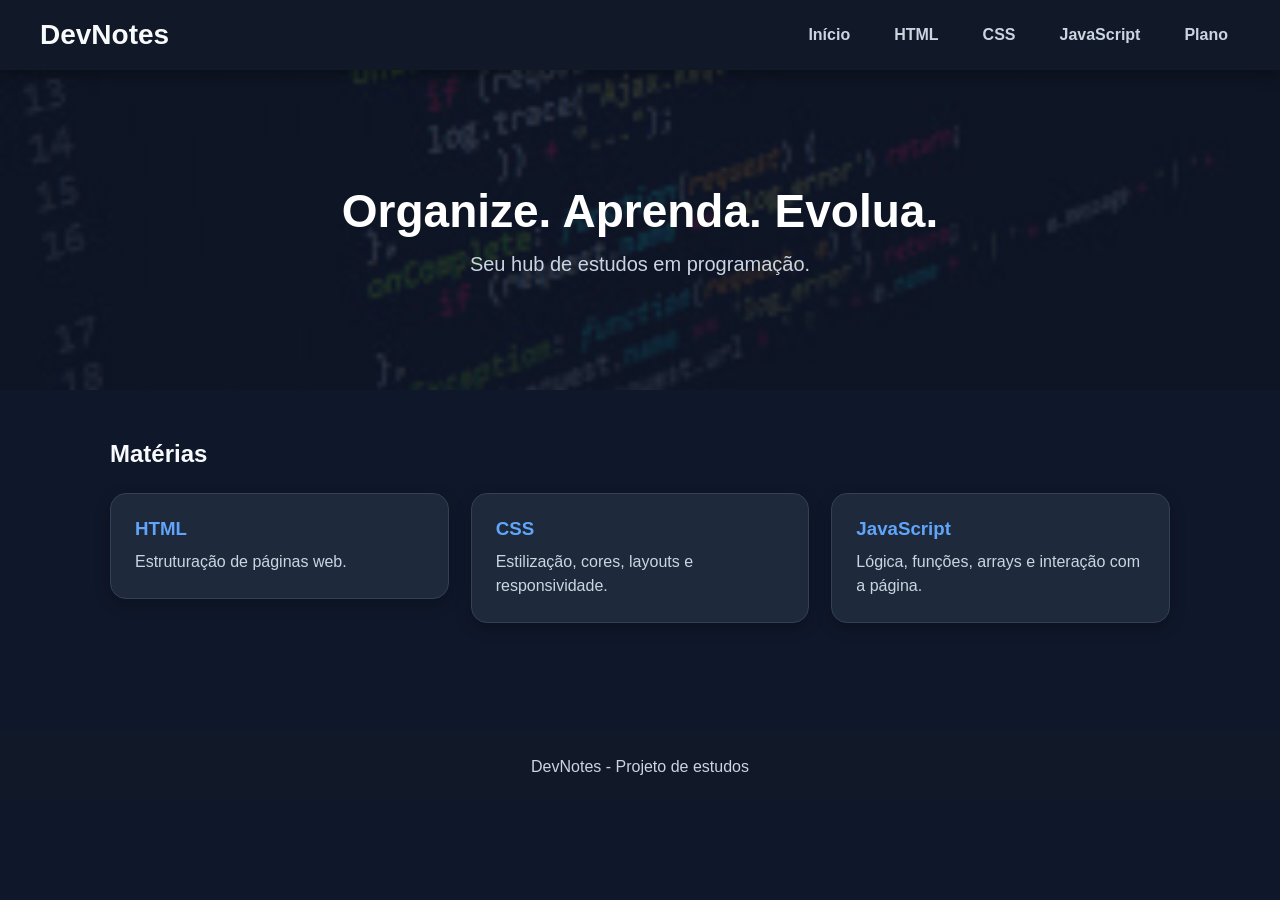
<file: index.html>
<!DOCTYPE html>
<html lang="pt-BR">
<head>
    <meta charset="UTF-8">
    <meta name="viewport" content="width=device-width, initial-scale=1.0">
    <title>DevNotes</title>
    <link rel="stylesheet" href="css/style.css">
</head>
<body>

<header>
    <div class="logo">DevNotes</div>

    <button class="menu-toggle" aria-label="Abrir menu">
        ☰
    </button>

    <nav class="menu-nav">
        <a href="index.html">Início</a>
        <a href="html.html">HTML</a>
        <a href="css.html">CSS</a>
        <a href="javascript.html">JavaScript</a>
        <a href="plano.html">Plano</a>
    </nav>
</header>

<section class="hero">
    <div class="hero-content">
        <h1>Organize. Aprenda. Evolua.</h1>
        <p>Seu hub de estudos em programação.</p>
    </div>
</section>

<main>
    <h2 class="titulo-secao">Matérias</h2>

    <div class="grid">
        <a href="html.html" class="card-link">
            <div class="card">
                <h3>HTML</h3>
                <p>Estruturação de páginas web.</p>
            </div>
        </a>

        <a href="css.html" class="card-link">
            <div class="card">
                <h3>CSS</h3>
                <p>Estilização, cores, layouts e responsividade.</p>
            </div>
        </a>

        <a href="javascript.html" class="card-link">
            <div class="card">
                <h3>JavaScript</h3>
                <p>Lógica, funções, arrays e interação com a página.</p>
            </div>
        </a>
    </div>
</main>

<footer>
    <p>DevNotes - Projeto de estudos</p>
</footer>

<script src="js/script.js"></script>
</body>
</html>
</file>
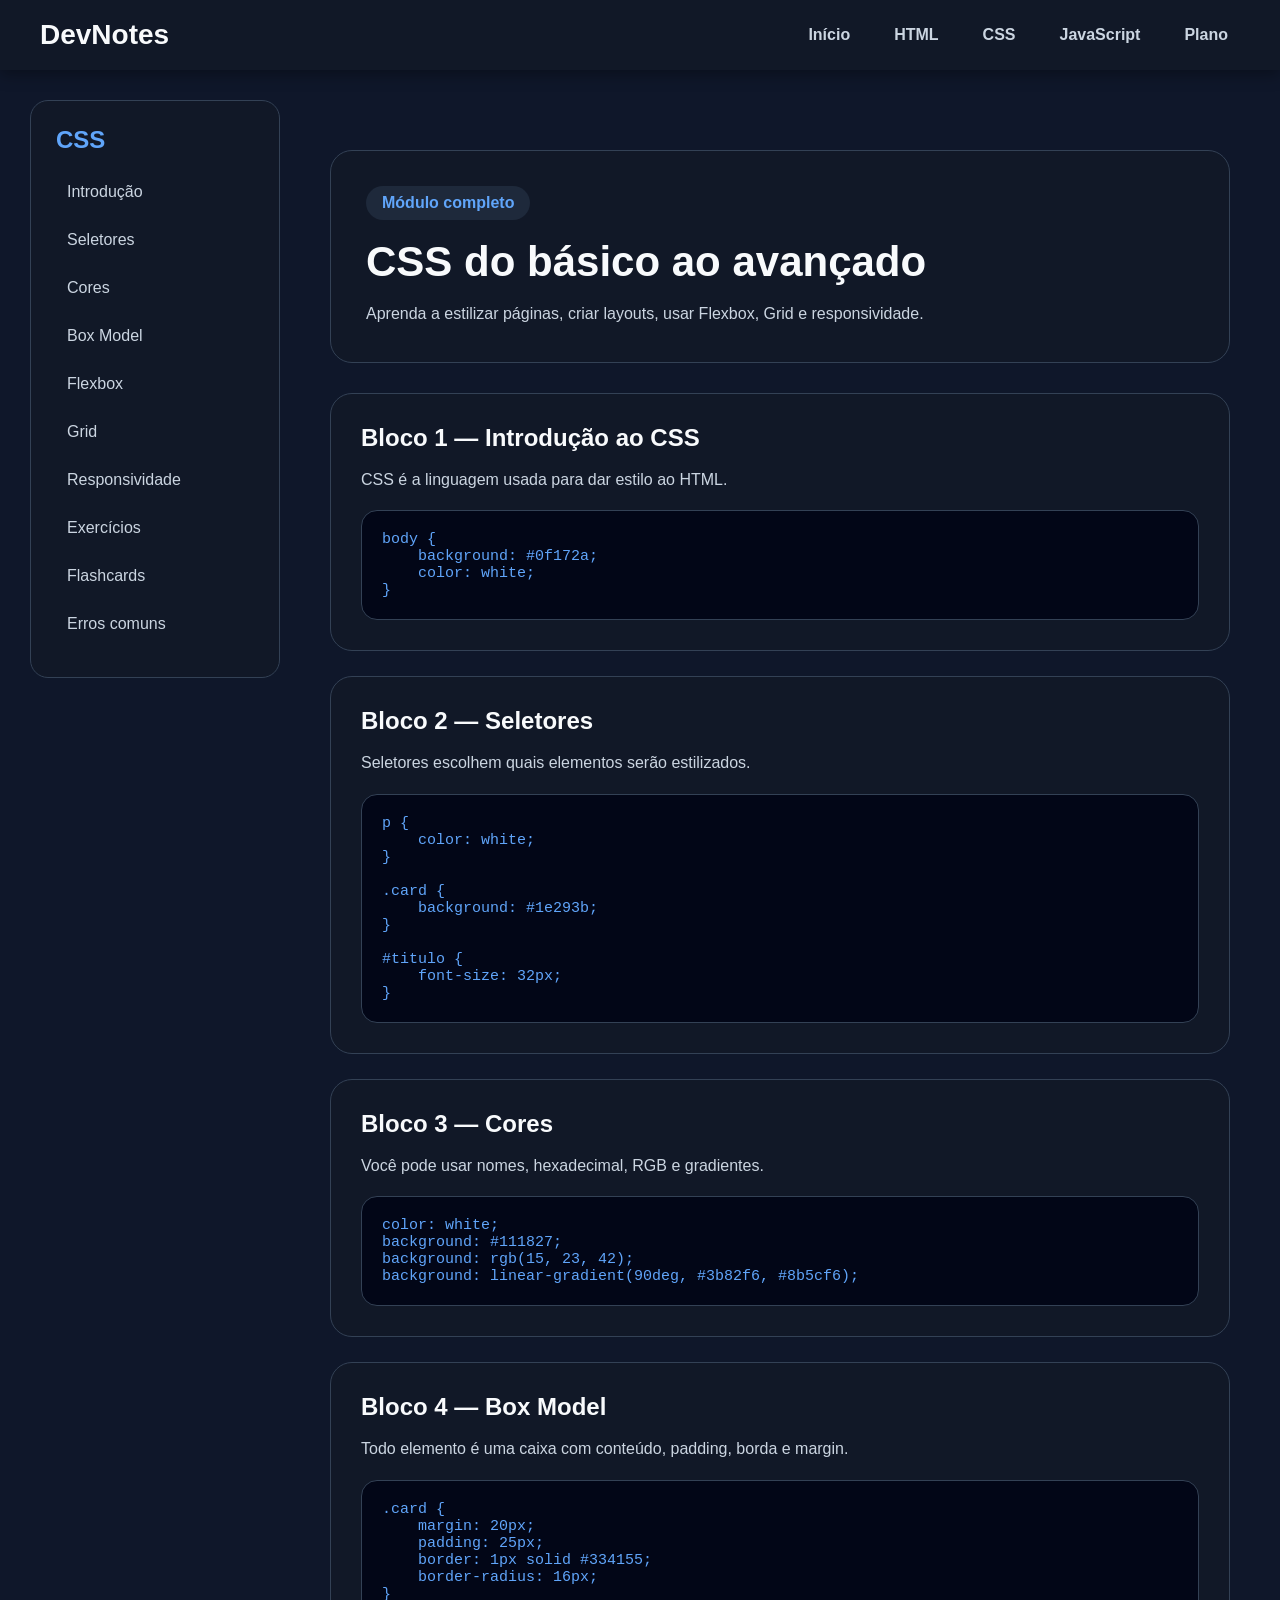
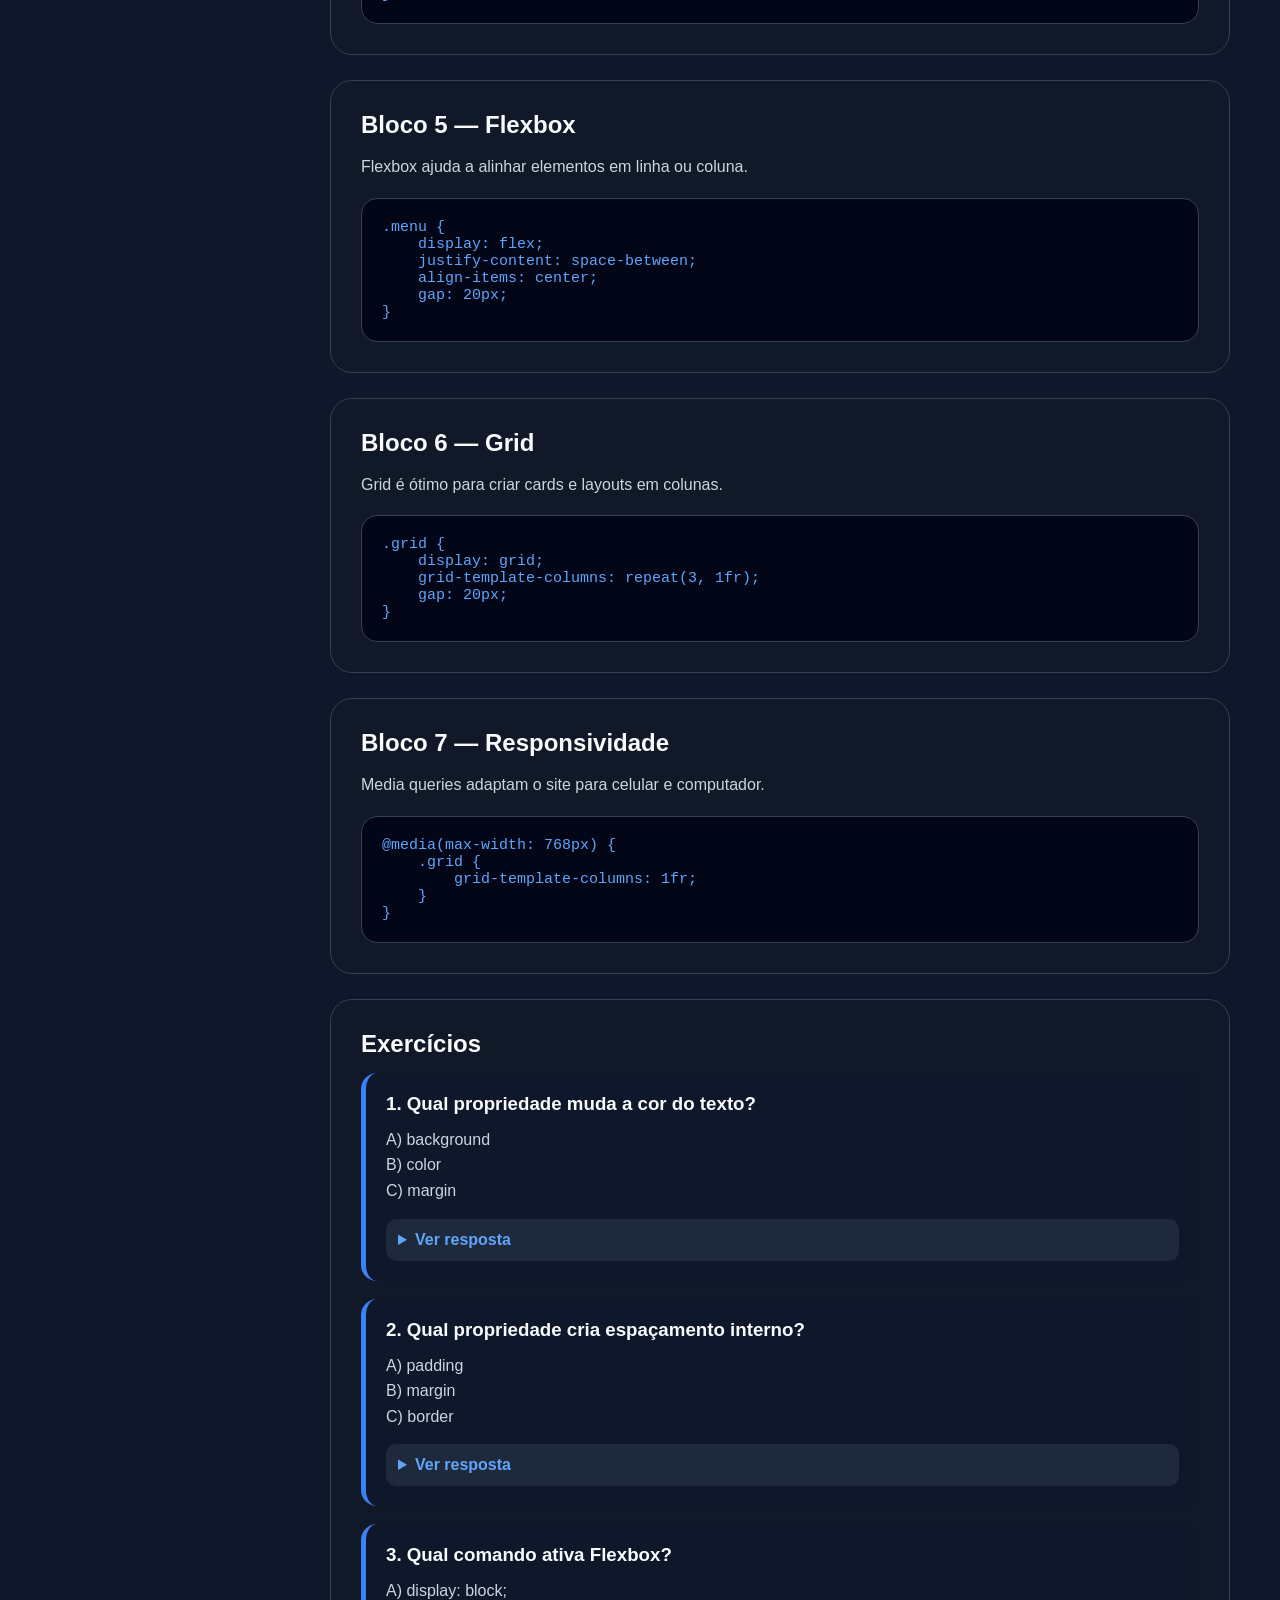
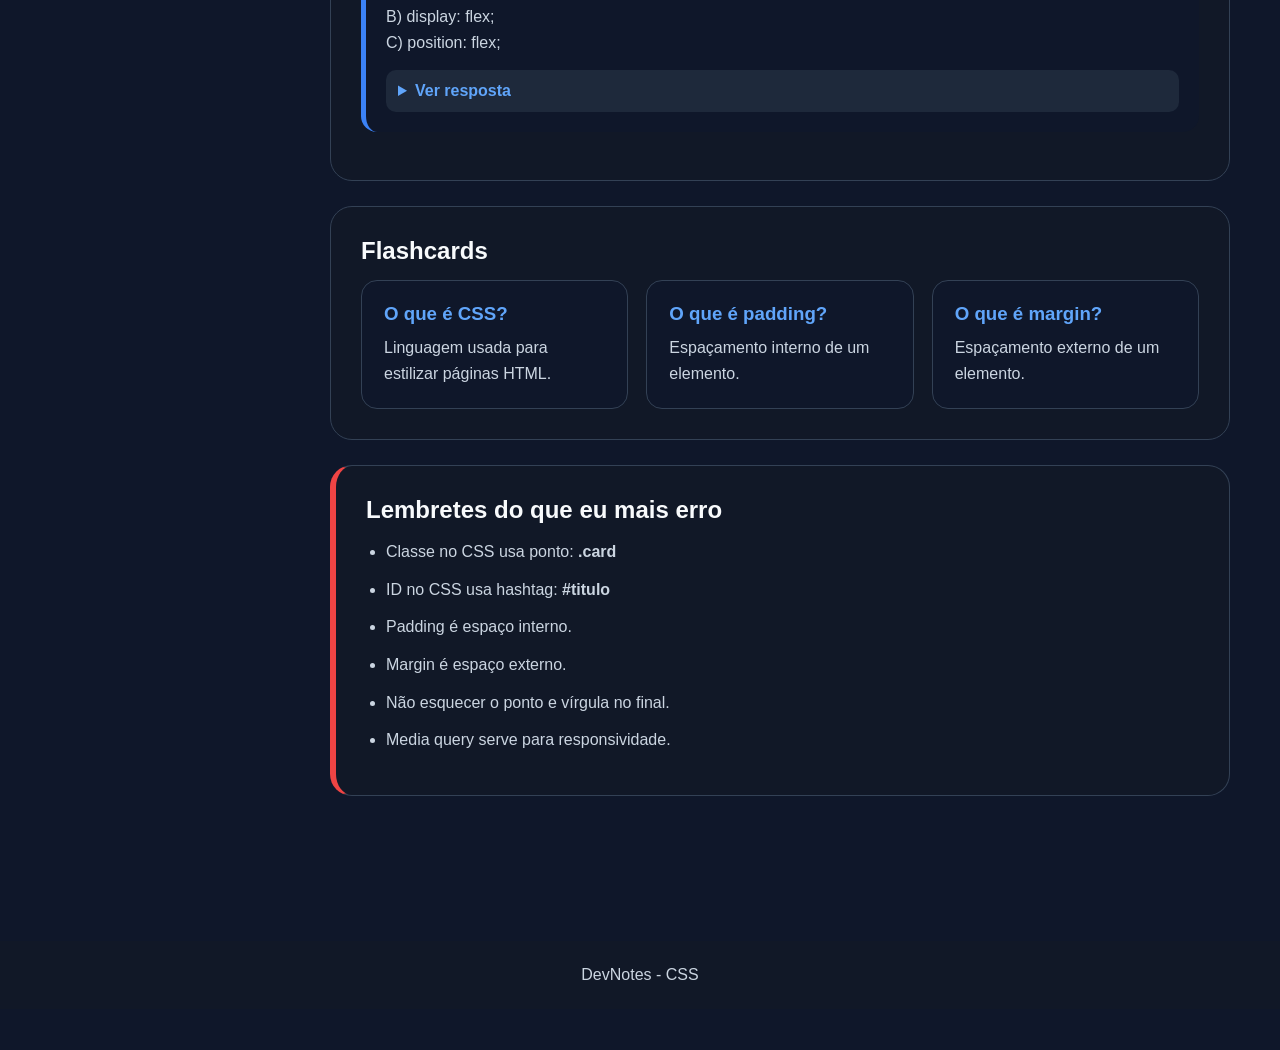
<file: css.html>
<!DOCTYPE html>
<html lang="pt-BR">
<head>
    <meta charset="UTF-8">
    <meta name="viewport" content="width=device-width, initial-scale=1.0">
    <title>DevNotes - CSS</title>
    <link rel="stylesheet" href="css/style.css">
</head>
<body>

<header>
    <div class="logo">DevNotes</div>

    <button class="menu-toggle" aria-label="Abrir menu">
        ☰
    </button>

    <nav class="menu-nav">
        <a href="index.html">Início</a>
        <a href="html.html">HTML</a>
        <a href="css.html">CSS</a>
        <a href="javascript.html">JavaScript</a>
        <a href="plano.html">Plano</a>
    </nav>
</header>

<div class="modulo-layout">

    <aside class="modulo-sidebar">
        <h2>CSS</h2>
        <a href="#intro-css">Introdução</a>
        <a href="#seletores">Seletores</a>
        <a href="#cores">Cores</a>
        <a href="#boxmodel">Box Model</a>
        <a href="#flexbox">Flexbox</a>
        <a href="#grid-css">Grid</a>
        <a href="#responsivo">Responsividade</a>
        <a href="#exercicios-css">Exercícios</a>
        <a href="#flashcards-css">Flashcards</a>
        <a href="#erros-css">Erros comuns</a>
    </aside>

    <main class="modulo-conteudo">

        <section class="modulo-banner">
            <span>Módulo completo</span>
            <h1>CSS do básico ao avançado</h1>
            <p>Aprenda a estilizar páginas, criar layouts, usar Flexbox, Grid e responsividade.</p>
        </section>

        <section class="modulo-bloco" id="intro-css">
            <h2>Bloco 1 — Introdução ao CSS</h2>
            <p>CSS é a linguagem usada para dar estilo ao HTML.</p>

<pre><code>body {
    background: #0f172a;
    color: white;
}</code></pre>
        </section>

        <section class="modulo-bloco" id="seletores">
            <h2>Bloco 2 — Seletores</h2>
            <p>Seletores escolhem quais elementos serão estilizados.</p>

<pre><code>p {
    color: white;
}

.card {
    background: #1e293b;
}

#titulo {
    font-size: 32px;
}</code></pre>
        </section>

        <section class="modulo-bloco" id="cores">
            <h2>Bloco 3 — Cores</h2>
            <p>Você pode usar nomes, hexadecimal, RGB e gradientes.</p>

<pre><code>color: white;
background: #111827;
background: rgb(15, 23, 42);
background: linear-gradient(90deg, #3b82f6, #8b5cf6);</code></pre>
        </section>

        <section class="modulo-bloco" id="boxmodel">
            <h2>Bloco 4 — Box Model</h2>
            <p>Todo elemento é uma caixa com conteúdo, padding, borda e margin.</p>

<pre><code>.card {
    margin: 20px;
    padding: 25px;
    border: 1px solid #334155;
    border-radius: 16px;
}</code></pre>
        </section>

        <section class="modulo-bloco" id="flexbox">
            <h2>Bloco 5 — Flexbox</h2>
            <p>Flexbox ajuda a alinhar elementos em linha ou coluna.</p>

<pre><code>.menu {
    display: flex;
    justify-content: space-between;
    align-items: center;
    gap: 20px;
}</code></pre>
        </section>

        <section class="modulo-bloco" id="grid-css">
            <h2>Bloco 6 — Grid</h2>
            <p>Grid é ótimo para criar cards e layouts em colunas.</p>

<pre><code>.grid {
    display: grid;
    grid-template-columns: repeat(3, 1fr);
    gap: 20px;
}</code></pre>
        </section>

        <section class="modulo-bloco" id="responsivo">
            <h2>Bloco 7 — Responsividade</h2>
            <p>Media queries adaptam o site para celular e computador.</p>

<pre><code>@media(max-width: 768px) {
    .grid {
        grid-template-columns: 1fr;
    }
}</code></pre>
        </section>

        <section class="modulo-bloco" id="exercicios-css">
            <h2>Exercícios</h2>

            <div class="modulo-exercicio">
                <h3>1. Qual propriedade muda a cor do texto?</h3>
                <p>A) background</p>
                <p>B) color</p>
                <p>C) margin</p>

                <details>
                    <summary>Ver resposta</summary>
                    <p>Resposta: B) color</p>
                </details>
            </div>

            <div class="modulo-exercicio">
                <h3>2. Qual propriedade cria espaçamento interno?</h3>
                <p>A) padding</p>
                <p>B) margin</p>
                <p>C) border</p>

                <details>
                    <summary>Ver resposta</summary>
                    <p>Resposta: A) padding</p>
                </details>
            </div>

            <div class="modulo-exercicio">
                <h3>3. Qual comando ativa Flexbox?</h3>
                <p>A) display: block;</p>
                <p>B) display: flex;</p>
                <p>C) position: flex;</p>

                <details>
                    <summary>Ver resposta</summary>
                    <p>Resposta: B) display: flex;</p>
                </details>
            </div>
        </section>

        <section class="modulo-bloco" id="flashcards-css">
            <h2>Flashcards</h2>

            <div class="modulo-flashcards">
                <div class="modulo-flashcard">
                    <h3>O que é CSS?</h3>
                    <p>Linguagem usada para estilizar páginas HTML.</p>
                </div>

                <div class="modulo-flashcard">
                    <h3>O que é padding?</h3>
                    <p>Espaçamento interno de um elemento.</p>
                </div>

                <div class="modulo-flashcard">
                    <h3>O que é margin?</h3>
                    <p>Espaçamento externo de um elemento.</p>
                </div>
            </div>
        </section>

        <section class="modulo-bloco modulo-erros" id="erros-css">
            <h2>Lembretes do que eu mais erro</h2>

            <ul>
                <li>Classe no CSS usa ponto: <strong>.card</strong></li>
                <li>ID no CSS usa hashtag: <strong>#titulo</strong></li>
                <li>Padding é espaço interno.</li>
                <li>Margin é espaço externo.</li>
                <li>Não esquecer o ponto e vírgula no final.</li>
                <li>Media query serve para responsividade.</li>
            </ul>
        </section>

    </main>
</div>

<footer>
    <p>DevNotes - CSS</p>
</footer>

<script src="js/script.js"></script>
</body>
</html>
</file>
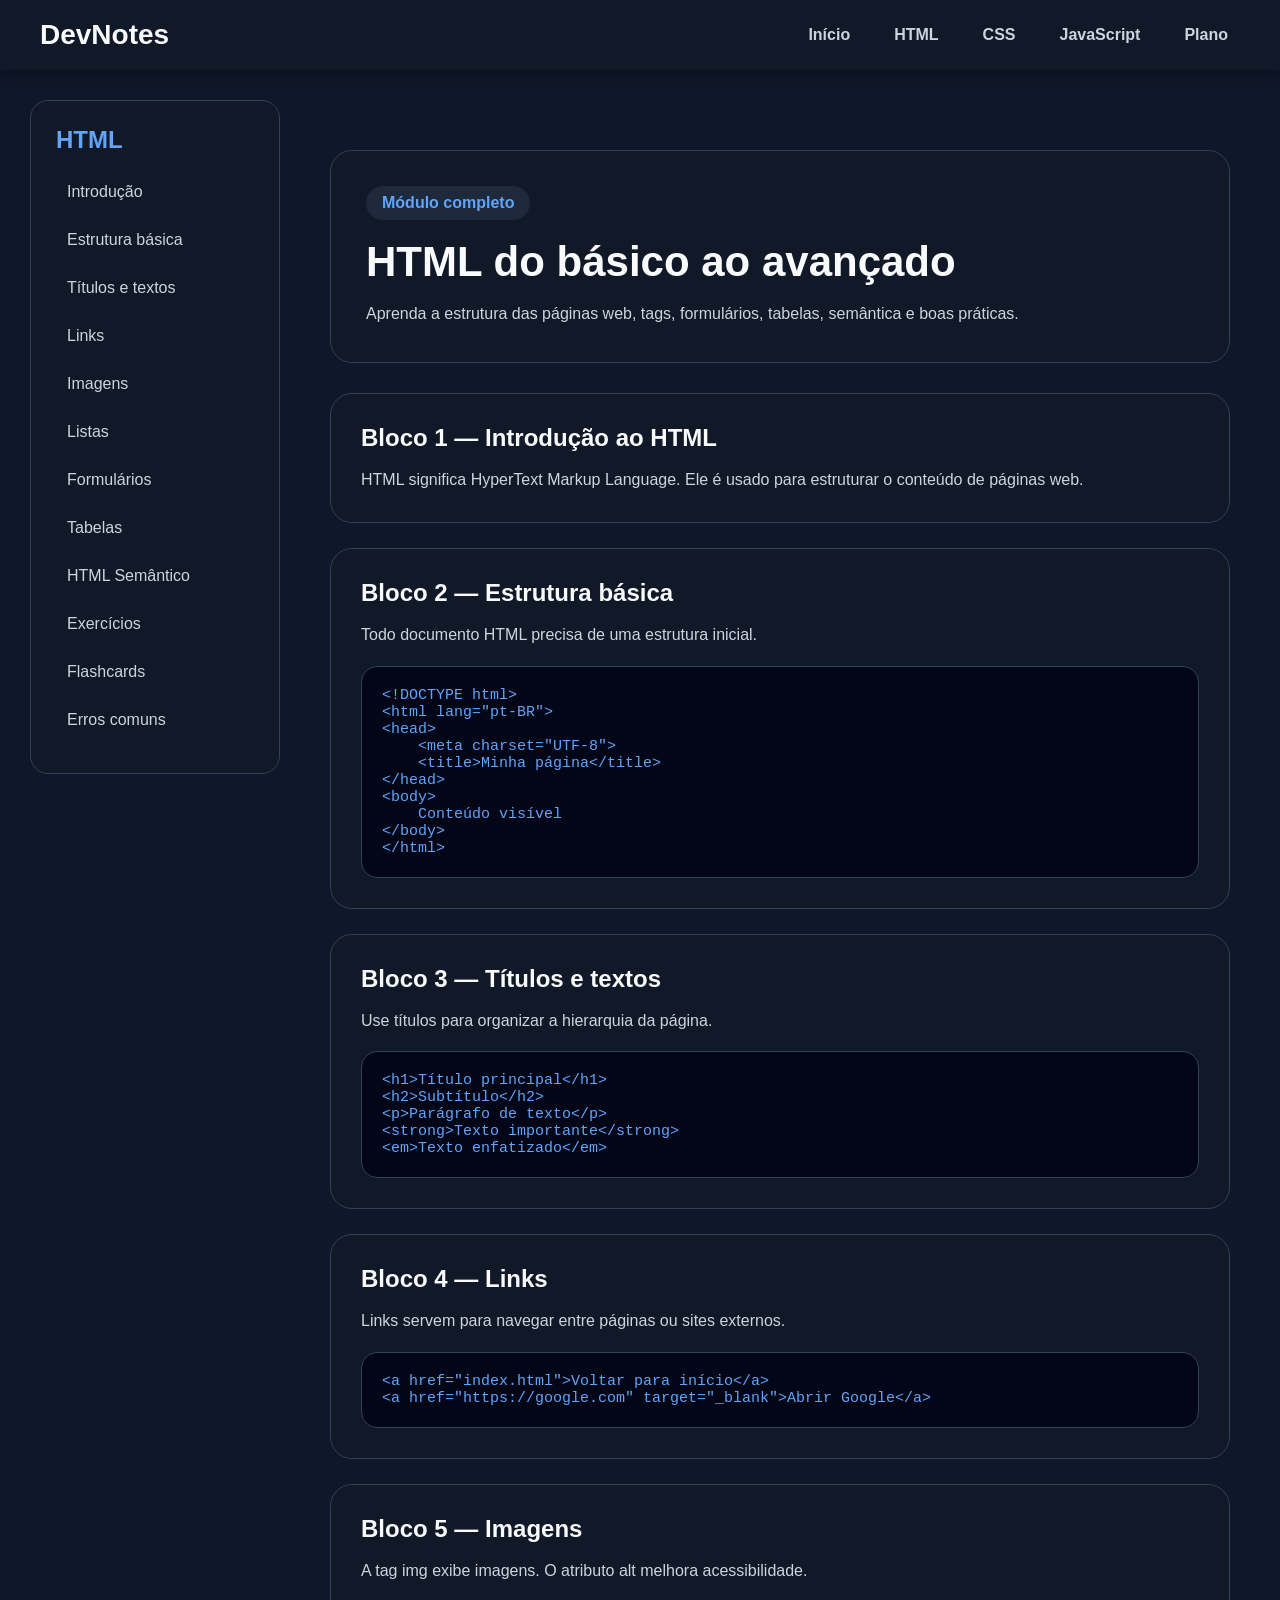
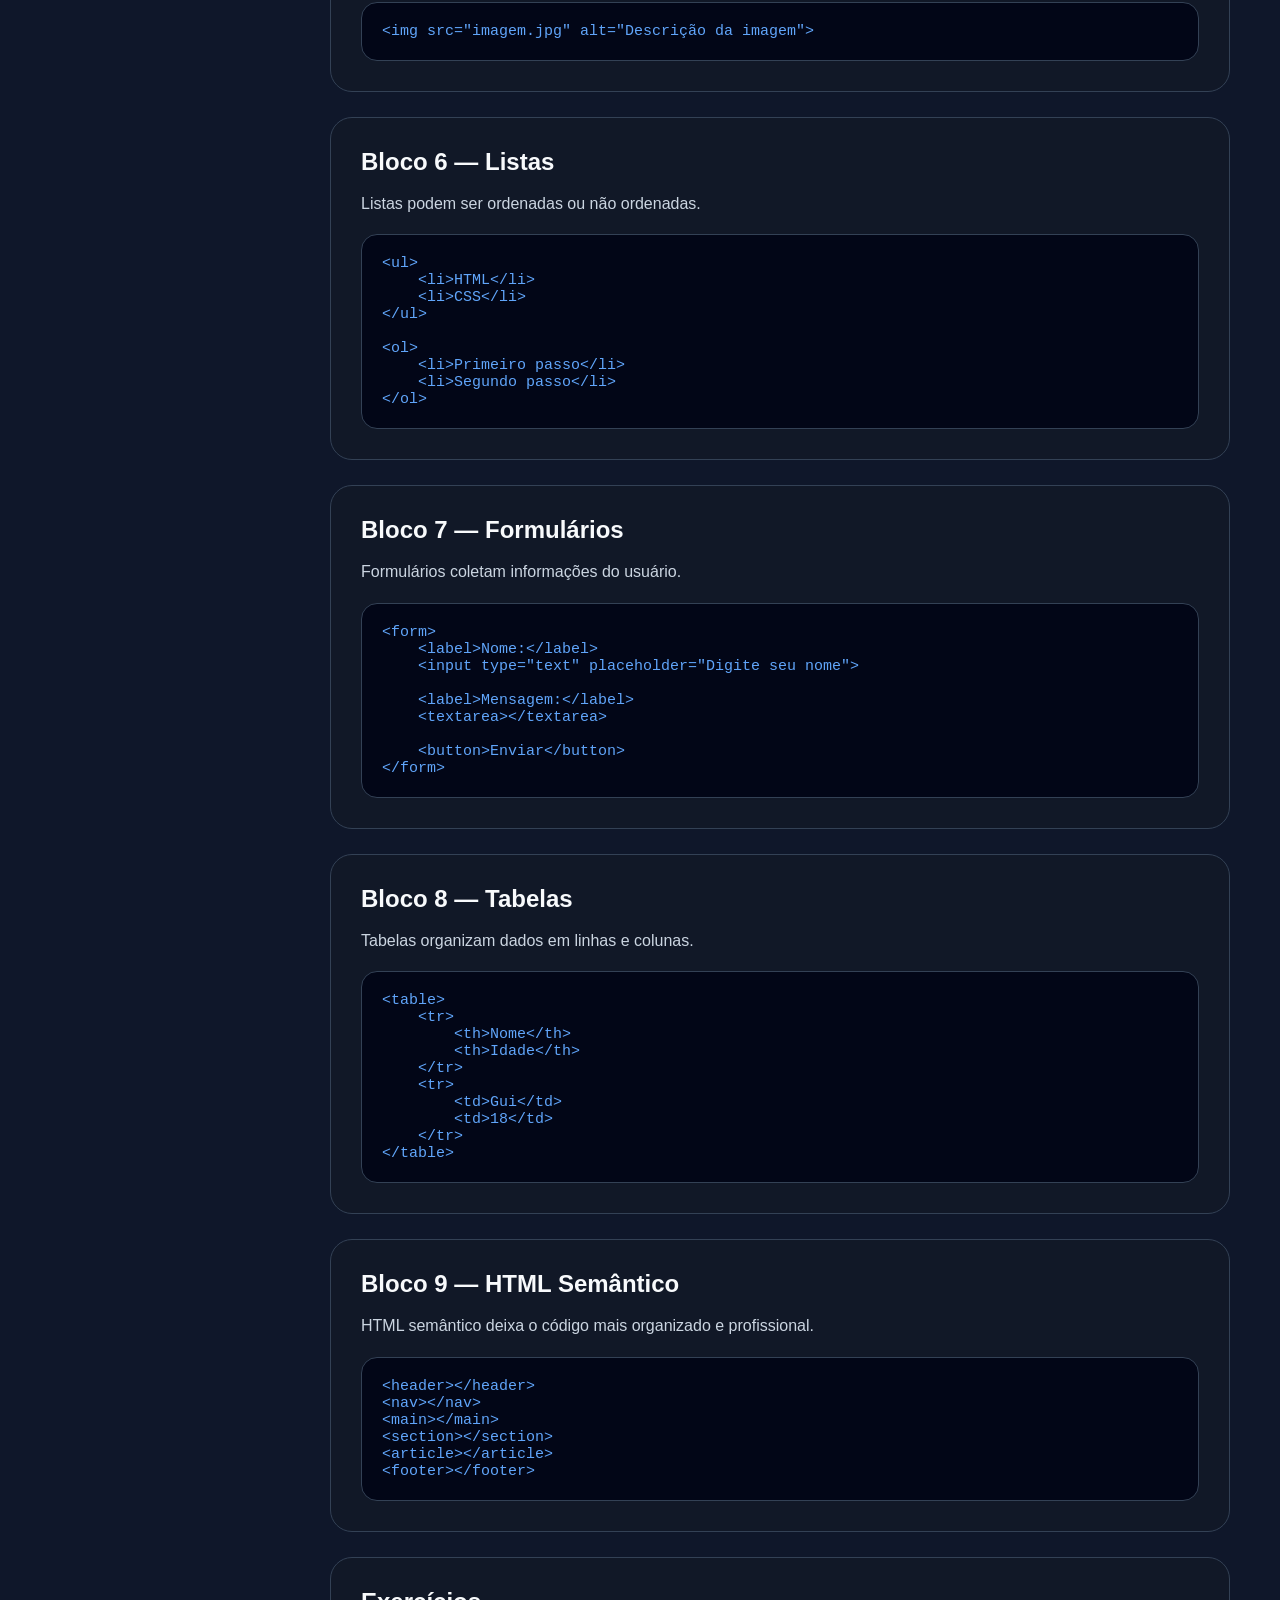
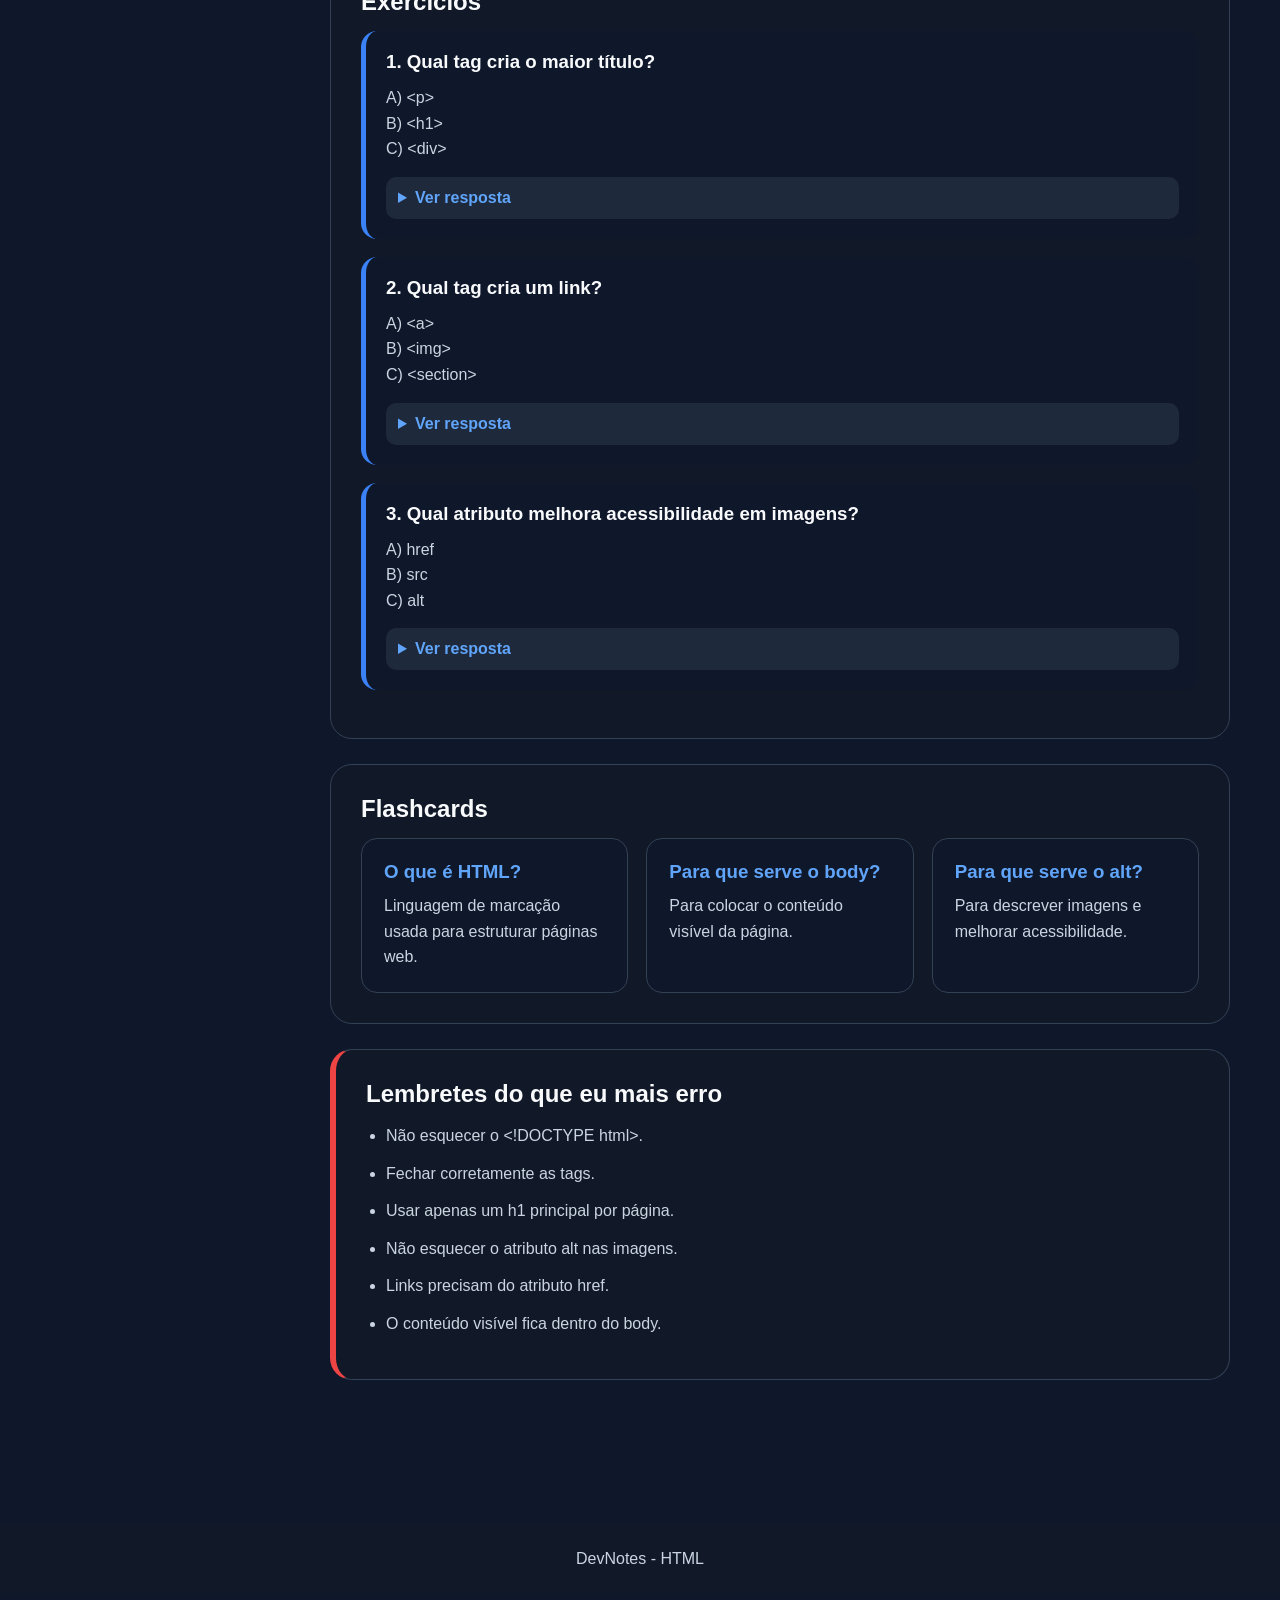
<file: html.html>
<!DOCTYPE html>
<html lang="pt-BR">
<head>
    <meta charset="UTF-8">
    <meta name="viewport" content="width=device-width, initial-scale=1.0">
    <title>DevNotes - HTML</title>
    <link rel="stylesheet" href="css/style.css">
</head>
<body>

<header>
    <div class="logo">DevNotes</div>

    <button class="menu-toggle" aria-label="Abrir menu">
        ☰
    </button>

    <nav class="menu-nav">
        <a href="index.html">Início</a>
        <a href="html.html">HTML</a>
        <a href="css.html">CSS</a>
        <a href="javascript.html">JavaScript</a>
        <a href="plano.html">Plano</a>
    </nav>
</header>

<div class="html-layout">

    <aside class="html-sidebar">
        <h2>HTML</h2>
        <a href="#intro">Introdução</a>
        <a href="#estrutura">Estrutura básica</a>
        <a href="#titulos">Títulos e textos</a>
        <a href="#links">Links</a>
        <a href="#imagens">Imagens</a>
        <a href="#listas">Listas</a>
        <a href="#formularios">Formulários</a>
        <a href="#tabelas">Tabelas</a>
        <a href="#semantico">HTML Semântico</a>
        <a href="#exercicios">Exercícios</a>
        <a href="#flashcards">Flashcards</a>
        <a href="#erros">Erros comuns</a>
    </aside>

    <main class="html-conteudo">

        <section class="html-banner">
            <span>Módulo completo</span>
            <h1>HTML do básico ao avançado</h1>
            <p>Aprenda a estrutura das páginas web, tags, formulários, tabelas, semântica e boas práticas.</p>
        </section>

        <section class="html-bloco" id="intro">
            <h2>Bloco 1 — Introdução ao HTML</h2>
            <p>HTML significa HyperText Markup Language. Ele é usado para estruturar o conteúdo de páginas web.</p>
        </section>

        <section class="html-bloco" id="estrutura">
            <h2>Bloco 2 — Estrutura básica</h2>
            <p>Todo documento HTML precisa de uma estrutura inicial.</p>

<pre><code>&lt;!DOCTYPE html&gt;
&lt;html lang="pt-BR"&gt;
&lt;head&gt;
    &lt;meta charset="UTF-8"&gt;
    &lt;title&gt;Minha página&lt;/title&gt;
&lt;/head&gt;
&lt;body&gt;
    Conteúdo visível
&lt;/body&gt;
&lt;/html&gt;</code></pre>
        </section>

        <section class="html-bloco" id="titulos">
            <h2>Bloco 3 — Títulos e textos</h2>
            <p>Use títulos para organizar a hierarquia da página.</p>

<pre><code>&lt;h1&gt;Título principal&lt;/h1&gt;
&lt;h2&gt;Subtítulo&lt;/h2&gt;
&lt;p&gt;Parágrafo de texto&lt;/p&gt;
&lt;strong&gt;Texto importante&lt;/strong&gt;
&lt;em&gt;Texto enfatizado&lt;/em&gt;</code></pre>
        </section>

        <section class="html-bloco" id="links">
            <h2>Bloco 4 — Links</h2>
            <p>Links servem para navegar entre páginas ou sites externos.</p>

<pre><code>&lt;a href="index.html"&gt;Voltar para início&lt;/a&gt;
&lt;a href="https://google.com" target="_blank"&gt;Abrir Google&lt;/a&gt;</code></pre>
        </section>

        <section class="html-bloco" id="imagens">
            <h2>Bloco 5 — Imagens</h2>
            <p>A tag img exibe imagens. O atributo alt melhora acessibilidade.</p>

<pre><code>&lt;img src="imagem.jpg" alt="Descrição da imagem"&gt;</code></pre>
        </section>

        <section class="html-bloco" id="listas">
            <h2>Bloco 6 — Listas</h2>
            <p>Listas podem ser ordenadas ou não ordenadas.</p>

<pre><code>&lt;ul&gt;
    &lt;li&gt;HTML&lt;/li&gt;
    &lt;li&gt;CSS&lt;/li&gt;
&lt;/ul&gt;

&lt;ol&gt;
    &lt;li&gt;Primeiro passo&lt;/li&gt;
    &lt;li&gt;Segundo passo&lt;/li&gt;
&lt;/ol&gt;</code></pre>
        </section>

        <section class="html-bloco" id="formularios">
            <h2>Bloco 7 — Formulários</h2>
            <p>Formulários coletam informações do usuário.</p>

<pre><code>&lt;form&gt;
    &lt;label&gt;Nome:&lt;/label&gt;
    &lt;input type="text" placeholder="Digite seu nome"&gt;

    &lt;label&gt;Mensagem:&lt;/label&gt;
    &lt;textarea&gt;&lt;/textarea&gt;

    &lt;button&gt;Enviar&lt;/button&gt;
&lt;/form&gt;</code></pre>
        </section>

        <section class="html-bloco" id="tabelas">
            <h2>Bloco 8 — Tabelas</h2>
            <p>Tabelas organizam dados em linhas e colunas.</p>

<pre><code>&lt;table&gt;
    &lt;tr&gt;
        &lt;th&gt;Nome&lt;/th&gt;
        &lt;th&gt;Idade&lt;/th&gt;
    &lt;/tr&gt;
    &lt;tr&gt;
        &lt;td&gt;Gui&lt;/td&gt;
        &lt;td&gt;18&lt;/td&gt;
    &lt;/tr&gt;
&lt;/table&gt;</code></pre>
        </section>

        <section class="html-bloco" id="semantico">
            <h2>Bloco 9 — HTML Semântico</h2>
            <p>HTML semântico deixa o código mais organizado e profissional.</p>

<pre><code>&lt;header&gt;&lt;/header&gt;
&lt;nav&gt;&lt;/nav&gt;
&lt;main&gt;&lt;/main&gt;
&lt;section&gt;&lt;/section&gt;
&lt;article&gt;&lt;/article&gt;
&lt;footer&gt;&lt;/footer&gt;</code></pre>
        </section>

        <section class="html-bloco" id="exercicios">
            <h2>Exercícios</h2>

            <div class="html-exercicio">
                <h3>1. Qual tag cria o maior título?</h3>
                <p>A) &lt;p&gt;</p>
                <p>B) &lt;h1&gt;</p>
                <p>C) &lt;div&gt;</p>

                <details>
                    <summary>Ver resposta</summary>
                    <p>Resposta: B) &lt;h1&gt;</p>
                </details>
            </div>

            <div class="html-exercicio">
                <h3>2. Qual tag cria um link?</h3>
                <p>A) &lt;a&gt;</p>
                <p>B) &lt;img&gt;</p>
                <p>C) &lt;section&gt;</p>

                <details>
                    <summary>Ver resposta</summary>
                    <p>Resposta: A) &lt;a&gt;</p>
                </details>
            </div>

            <div class="html-exercicio">
                <h3>3. Qual atributo melhora acessibilidade em imagens?</h3>
                <p>A) href</p>
                <p>B) src</p>
                <p>C) alt</p>

                <details>
                    <summary>Ver resposta</summary>
                    <p>Resposta: C) alt</p>
                </details>
            </div>
        </section>

        <section class="html-bloco" id="flashcards">
            <h2>Flashcards</h2>

            <div class="html-flashcards">
                <div class="html-flashcard">
                    <h3>O que é HTML?</h3>
                    <p>Linguagem de marcação usada para estruturar páginas web.</p>
                </div>

                <div class="html-flashcard">
                    <h3>Para que serve o body?</h3>
                    <p>Para colocar o conteúdo visível da página.</p>
                </div>

                <div class="html-flashcard">
                    <h3>Para que serve o alt?</h3>
                    <p>Para descrever imagens e melhorar acessibilidade.</p>
                </div>
            </div>
        </section>

        <section class="html-bloco html-erros" id="erros">
            <h2>Lembretes do que eu mais erro</h2>

            <ul>
                <li>Não esquecer o &lt;!DOCTYPE html&gt;.</li>
                <li>Fechar corretamente as tags.</li>
                <li>Usar apenas um h1 principal por página.</li>
                <li>Não esquecer o atributo alt nas imagens.</li>
                <li>Links precisam do atributo href.</li>
                <li>O conteúdo visível fica dentro do body.</li>
            </ul>
        </section>

    </main>
</div>

<footer>
    <p>DevNotes - HTML</p>
</footer>

<script src="js/script.js"></script>
</body>
</html>
</file>
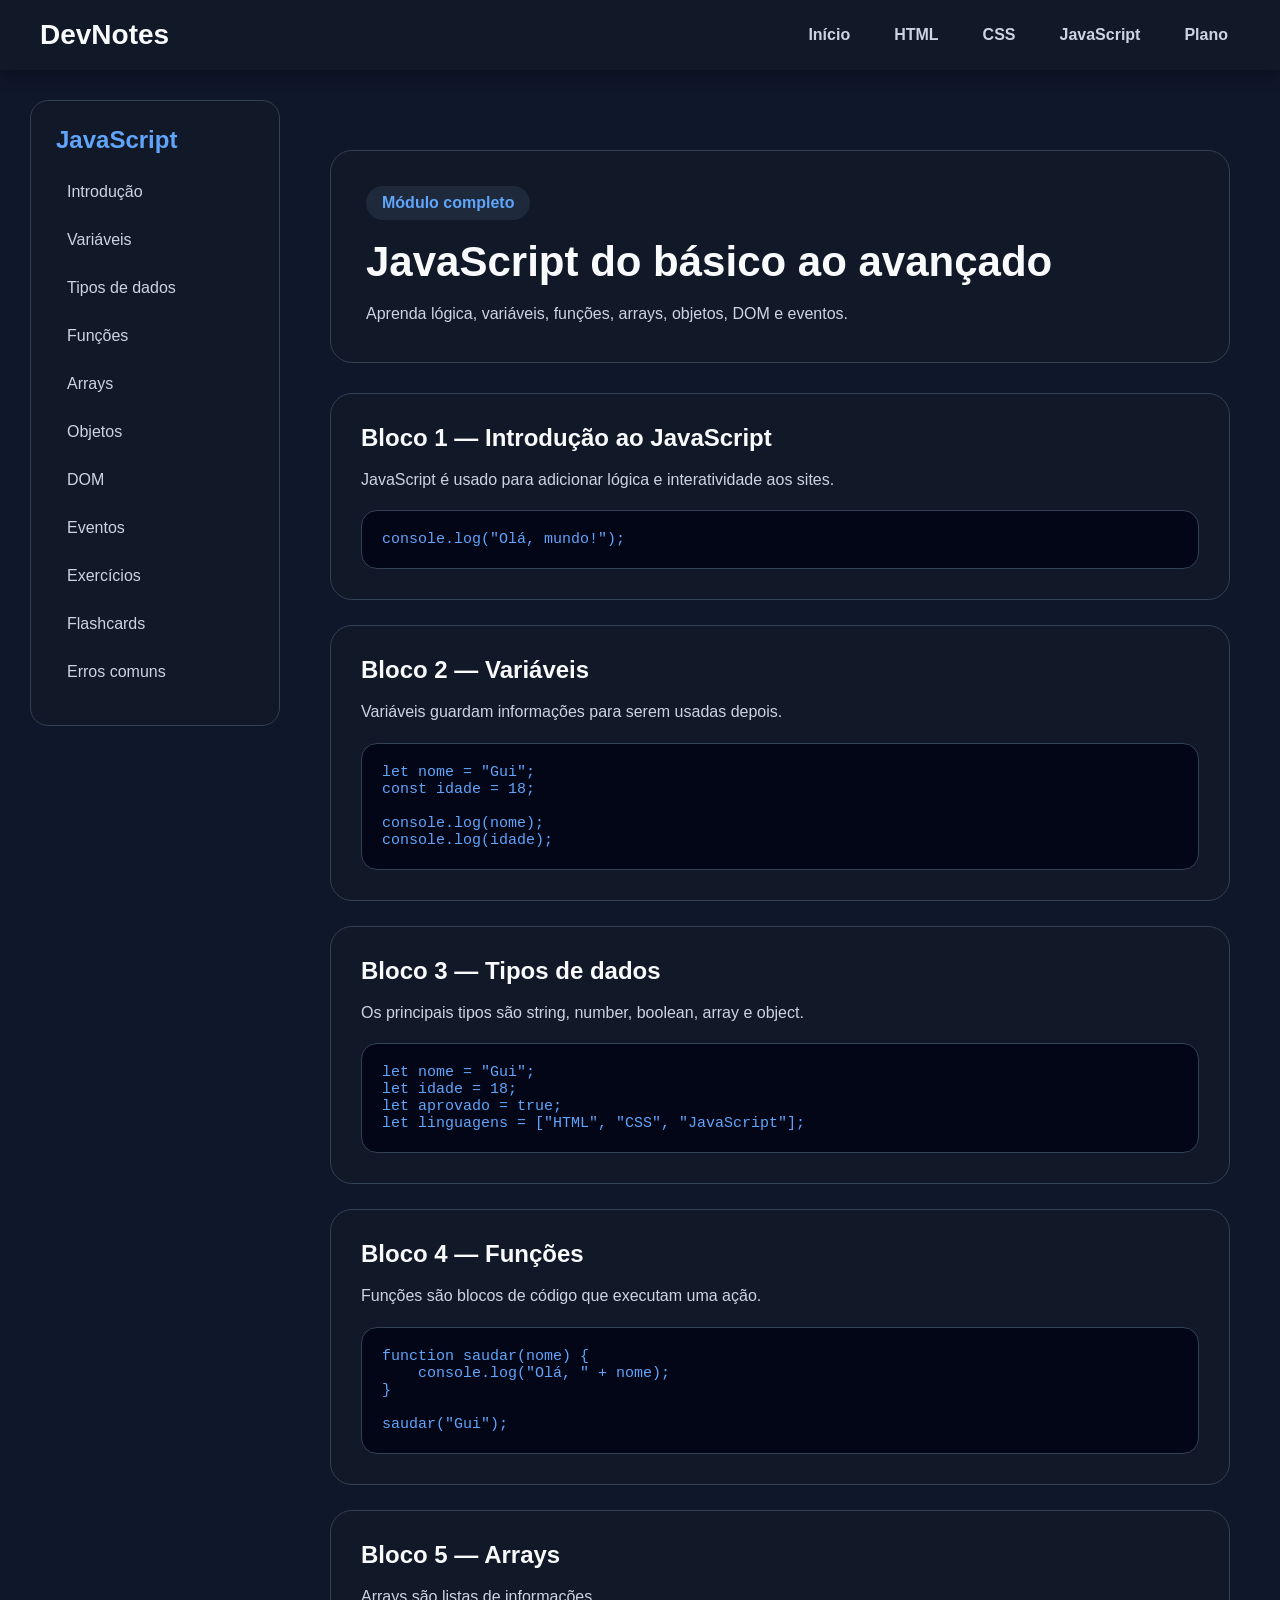
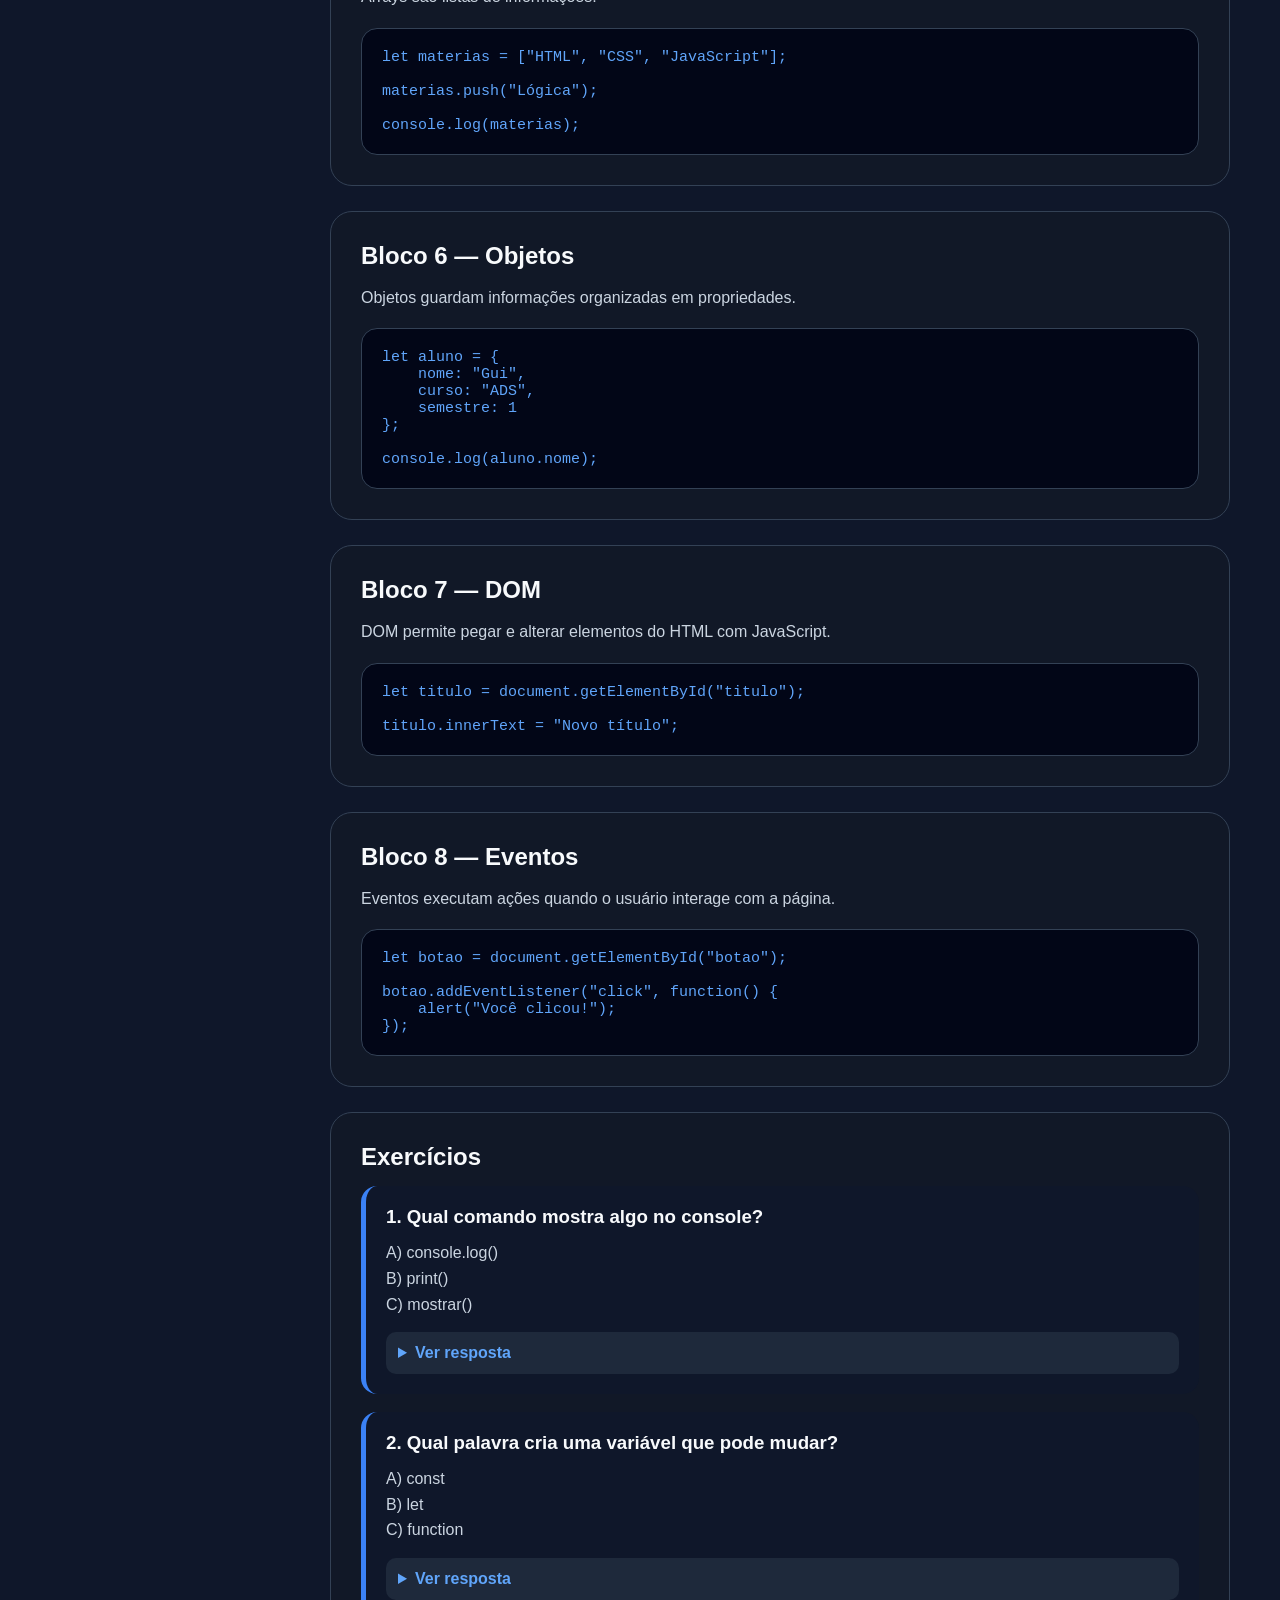
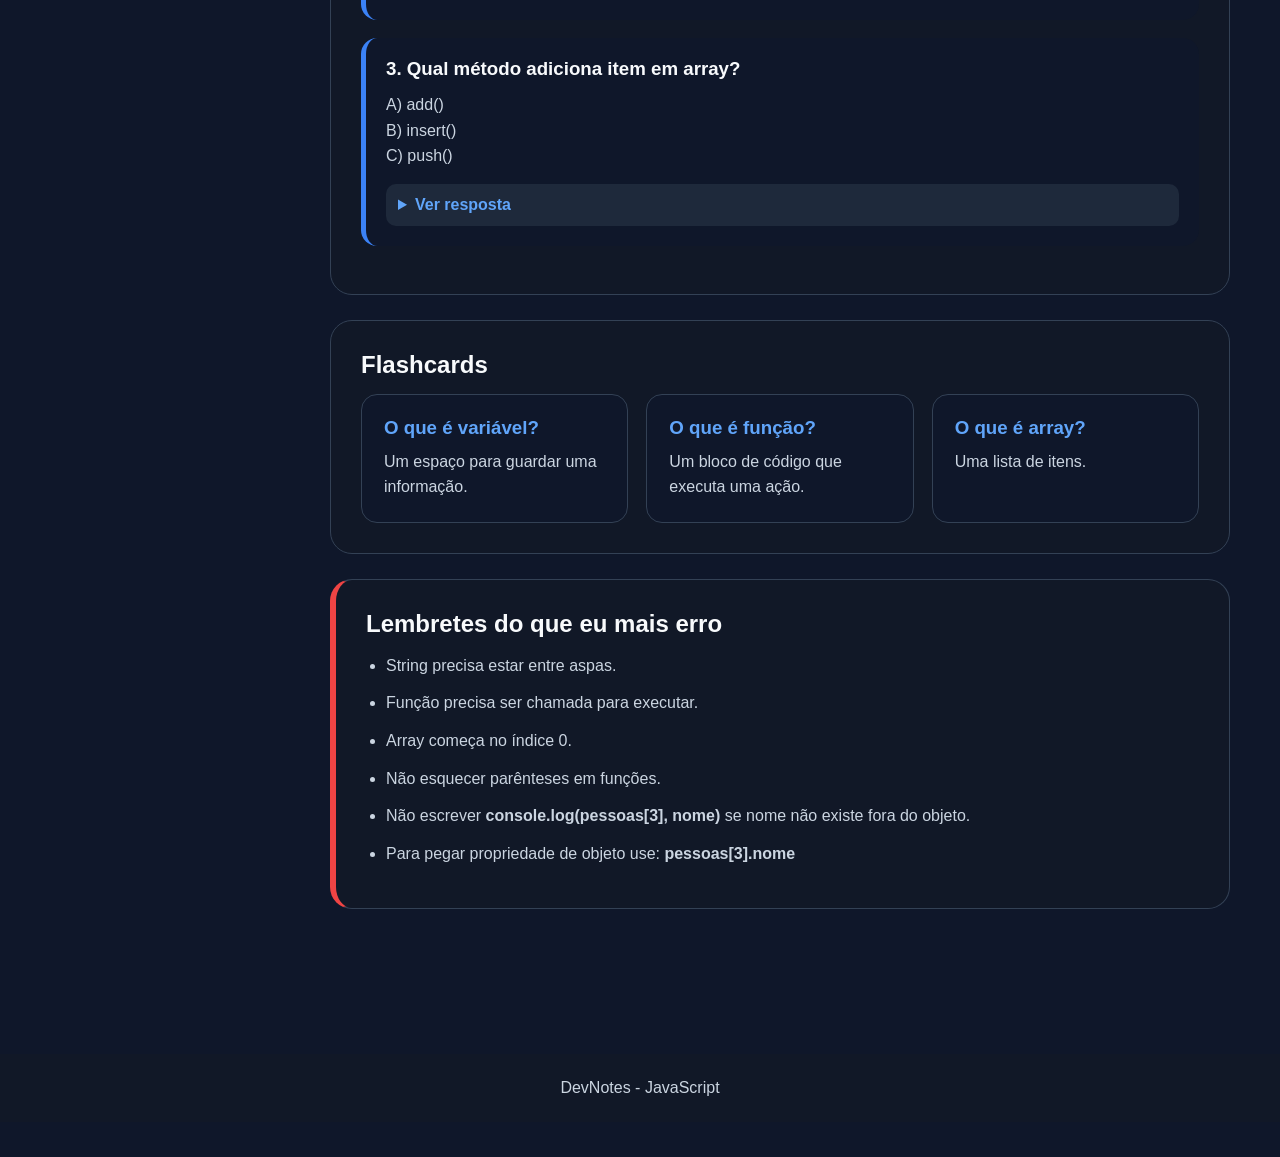
<file: javascript.html>
<!DOCTYPE html>
<html lang="pt-BR">
<head>
    <meta charset="UTF-8">
    <meta name="viewport" content="width=device-width, initial-scale=1.0">
    <title>DevNotes - JavaScript</title>
    <link rel="stylesheet" href="css/style.css">
</head>
<body>

<header>
    <div class="logo">DevNotes</div>

    <button class="menu-toggle" aria-label="Abrir menu">
        ☰
    </button>

    <nav class="menu-nav">
        <a href="index.html">Início</a>
        <a href="html.html">HTML</a>
        <a href="css.html">CSS</a>
        <a href="javascript.html">JavaScript</a>
        <a href="plano.html">Plano</a>
    </nav>
</header>

<div class="modulo-layout">

    <aside class="modulo-sidebar">
        <h2>JavaScript</h2>
        <a href="#intro-js">Introdução</a>
        <a href="#variaveis">Variáveis</a>
        <a href="#tipos">Tipos de dados</a>
        <a href="#funcoes">Funções</a>
        <a href="#arrays">Arrays</a>
        <a href="#objetos">Objetos</a>
        <a href="#dom">DOM</a>
        <a href="#eventos">Eventos</a>
        <a href="#exercicios-js">Exercícios</a>
        <a href="#flashcards-js">Flashcards</a>
        <a href="#erros-js">Erros comuns</a>
    </aside>

    <main class="modulo-conteudo">

        <section class="modulo-banner">
            <span>Módulo completo</span>
            <h1>JavaScript do básico ao avançado</h1>
            <p>Aprenda lógica, variáveis, funções, arrays, objetos, DOM e eventos.</p>
        </section>

        <section class="modulo-bloco" id="intro-js">
            <h2>Bloco 1 — Introdução ao JavaScript</h2>
            <p>JavaScript é usado para adicionar lógica e interatividade aos sites.</p>

<pre><code>console.log("Olá, mundo!");</code></pre>
        </section>

        <section class="modulo-bloco" id="variaveis">
            <h2>Bloco 2 — Variáveis</h2>
            <p>Variáveis guardam informações para serem usadas depois.</p>

<pre><code>let nome = "Gui";
const idade = 18;

console.log(nome);
console.log(idade);</code></pre>
        </section>

        <section class="modulo-bloco" id="tipos">
            <h2>Bloco 3 — Tipos de dados</h2>
            <p>Os principais tipos são string, number, boolean, array e object.</p>

<pre><code>let nome = "Gui";
let idade = 18;
let aprovado = true;
let linguagens = ["HTML", "CSS", "JavaScript"];</code></pre>
        </section>

        <section class="modulo-bloco" id="funcoes">
            <h2>Bloco 4 — Funções</h2>
            <p>Funções são blocos de código que executam uma ação.</p>

<pre><code>function saudar(nome) {
    console.log("Olá, " + nome);
}

saudar("Gui");</code></pre>
        </section>

        <section class="modulo-bloco" id="arrays">
            <h2>Bloco 5 — Arrays</h2>
            <p>Arrays são listas de informações.</p>

<pre><code>let materias = ["HTML", "CSS", "JavaScript"];

materias.push("Lógica");

console.log(materias);</code></pre>
        </section>

        <section class="modulo-bloco" id="objetos">
            <h2>Bloco 6 — Objetos</h2>
            <p>Objetos guardam informações organizadas em propriedades.</p>

<pre><code>let aluno = {
    nome: "Gui",
    curso: "ADS",
    semestre: 1
};

console.log(aluno.nome);</code></pre>
        </section>

        <section class="modulo-bloco" id="dom">
            <h2>Bloco 7 — DOM</h2>
            <p>DOM permite pegar e alterar elementos do HTML com JavaScript.</p>

<pre><code>let titulo = document.getElementById("titulo");

titulo.innerText = "Novo título";</code></pre>
        </section>

        <section class="modulo-bloco" id="eventos">
            <h2>Bloco 8 — Eventos</h2>
            <p>Eventos executam ações quando o usuário interage com a página.</p>

<pre><code>let botao = document.getElementById("botao");

botao.addEventListener("click", function() {
    alert("Você clicou!");
});</code></pre>
        </section>

        <section class="modulo-bloco" id="exercicios-js">
            <h2>Exercícios</h2>

            <div class="modulo-exercicio">
                <h3>1. Qual comando mostra algo no console?</h3>
                <p>A) console.log()</p>
                <p>B) print()</p>
                <p>C) mostrar()</p>

                <details>
                    <summary>Ver resposta</summary>
                    <p>Resposta: A) console.log()</p>
                </details>
            </div>

            <div class="modulo-exercicio">
                <h3>2. Qual palavra cria uma variável que pode mudar?</h3>
                <p>A) const</p>
                <p>B) let</p>
                <p>C) function</p>

                <details>
                    <summary>Ver resposta</summary>
                    <p>Resposta: B) let</p>
                </details>
            </div>

            <div class="modulo-exercicio">
                <h3>3. Qual método adiciona item em array?</h3>
                <p>A) add()</p>
                <p>B) insert()</p>
                <p>C) push()</p>

                <details>
                    <summary>Ver resposta</summary>
                    <p>Resposta: C) push()</p>
                </details>
            </div>
        </section>

        <section class="modulo-bloco" id="flashcards-js">
            <h2>Flashcards</h2>

            <div class="modulo-flashcards">
                <div class="modulo-flashcard">
                    <h3>O que é variável?</h3>
                    <p>Um espaço para guardar uma informação.</p>
                </div>

                <div class="modulo-flashcard">
                    <h3>O que é função?</h3>
                    <p>Um bloco de código que executa uma ação.</p>
                </div>

                <div class="modulo-flashcard">
                    <h3>O que é array?</h3>
                    <p>Uma lista de itens.</p>
                </div>
            </div>
        </section>

        <section class="modulo-bloco modulo-erros" id="erros-js">
            <h2>Lembretes do que eu mais erro</h2>

            <ul>
                <li>String precisa estar entre aspas.</li>
                <li>Função precisa ser chamada para executar.</li>
                <li>Array começa no índice 0.</li>
                <li>Não esquecer parênteses em funções.</li>
                <li>Não escrever <strong>console.log(pessoas[3], nome)</strong> se nome não existe fora do objeto.</li>
                <li>Para pegar propriedade de objeto use: <strong>pessoas[3].nome</strong></li>
            </ul>
        </section>

    </main>
</div>

<footer>
    <p>DevNotes - JavaScript</p>
</footer>

<script src="js/script.js"></script>
</body>
</html>
</file>
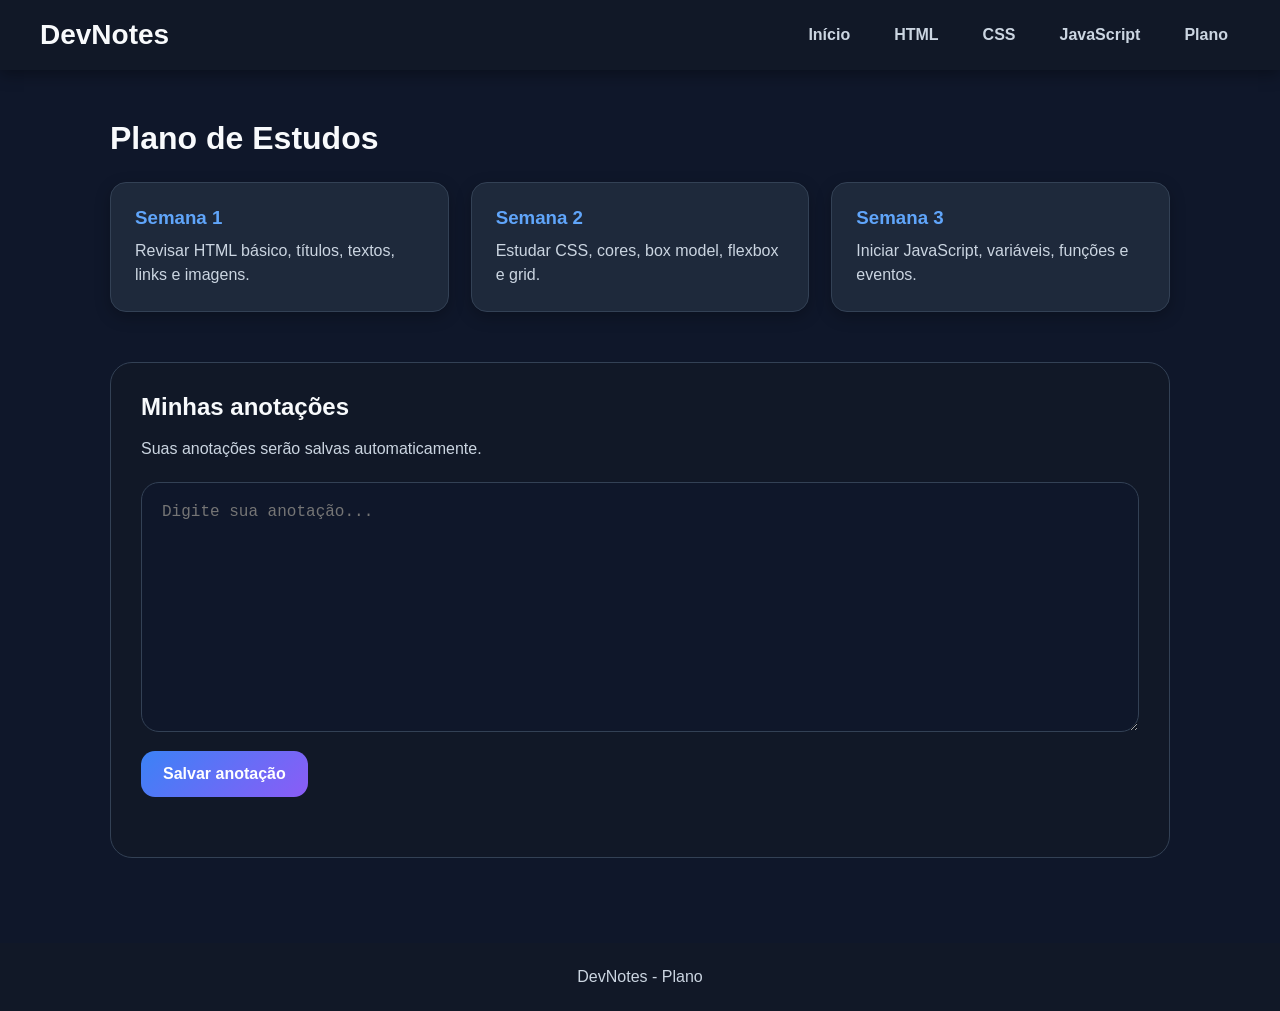
<file: plano.html>
<!DOCTYPE html>
<html lang="pt-BR">
<head>
    <meta charset="UTF-8">
    <meta name="viewport" content="width=device-width, initial-scale=1.0">
    <title>DevNotes - Plano</title>
    <link rel="stylesheet" href="css/style.css">
</head>
<body>

<header>
    <div class="logo">DevNotes</div>

    <button class="menu-toggle" aria-label="Abrir menu">
        ☰
    </button>

    <nav class="menu-nav">
        <a href="index.html">Início</a>
        <a href="html.html">HTML</a>
        <a href="css.html">CSS</a>
        <a href="javascript.html">JavaScript</a>
        <a href="plano.html">Plano</a>
    </nav>
</header>

<main>
    <h1 class="titulo-secao">Plano de Estudos</h1>

    <div class="grid">
        <div class="card">
            <h3>Semana 1</h3>
            <p>Revisar HTML básico, títulos, textos, links e imagens.</p>
        </div>

        <div class="card">
            <h3>Semana 2</h3>
            <p>Estudar CSS, cores, box model, flexbox e grid.</p>
        </div>

        <div class="card">
            <h3>Semana 3</h3>
            <p>Iniciar JavaScript, variáveis, funções e eventos.</p>
        </div>
    </div>
    
    <section class="modulo-bloco">

    <h2>Minhas anotações</h2>

    <p class="texto-ajuda">
        Suas anotações serão salvas automaticamente.
    </p>

    <textarea
        id="anotacaoInput"
        class="textarea-anotacao"
        placeholder="Digite sua anotação..."
    ></textarea>

    <button id="salvarAnotacao">
        Salvar anotação
    </button>

    <div id="listaAnotacoes"></div>

</section>
    
</main>

<footer>
    <p>DevNotes - Plano</p>
</footer>

<script src="js/script.js"></script>
<!-- Script antigo removido: agora fica em js/script.js -->
<script src="js/script.js"></script>
</body>
</html>
</file>
<file: css/style.css>
* {
    margin: 0;
    padding: 0;
    box-sizing: border-box;
}

html {
    scroll-behavior: smooth;
}

body {
    background: #0f172a;
    color: #e2e8f0;
    font-family: Arial, Helvetica, sans-serif;
}

/* HEADER */

header {
    background: #111827;
    padding: 18px 40px;
    display: flex;
    justify-content: space-between;
    align-items: center;
    color: white;
    box-shadow: 0 4px 15px rgba(0,0,0,0.35);
    position: relative;
    z-index: 10;
}

.logo {
    font-size: 28px;
    font-weight: bold;
    color: #f8fafc;
}

.menu-nav {
    display: flex;
    gap: 20px;
    align-items: center;
}

.menu-nav a {
    color: #cbd5e1;
    text-decoration: none;
    font-weight: bold;
    padding: 8px 12px;
    border-radius: 8px;
    transition: 0.3s;
}

.menu-nav a:hover {
    background: #1e293b;
    color: #60a5fa;
}

.menu-toggle {
    display: none;
    background: #1e293b;
    color: #f8fafc;
    border: 1px solid #334155;
    border-radius: 10px;
    padding: 8px 12px;
    font-size: 24px;
    cursor: pointer;
}

/* INDEX */

.hero {
    height: 320px;
    background:
    linear-gradient(rgba(15,23,42,0.85), rgba(15,23,42,0.85)),
    url('../imagemdefundo.jpg');
    background-size: cover;
    background-position: center;
    display: flex;
    justify-content: center;
    align-items: center;
    color: white;
    text-align: center;
    padding: 20px;
}

.hero-content h1 {
    font-size: 46px;
    margin-bottom: 15px;
}

.hero-content p {
    font-size: 20px;
    color: #cbd5e1;
}

main {
    max-width: 1100px;
    margin: 30px auto;
    padding: 20px;
}

.titulo-secao {
    margin-bottom: 25px;
    color: #f8fafc;
}

.grid {
    display: grid;
    grid-template-columns: repeat(auto-fit, minmax(250px, 1fr));
    gap: 22px;
    margin-bottom: 50px;
}

.card-link {
    text-decoration: none;
}

.card {
    background: #1e293b;
    padding: 24px;
    border-radius: 16px;
    box-shadow: 0 5px 15px rgba(0,0,0,0.25);
    transition: 0.3s;
    border: 1px solid #334155;
}

.card:hover {
    transform: translateY(-5px);
    border-color: #60a5fa;
}

.card h3 {
    color: #60a5fa;
    margin-bottom: 10px;
}

.card p {
    color: #cbd5e1;
    line-height: 1.5;
}

/* HTML PAGE */

.html-layout,
.modulo-layout {
    display: flex;
    gap: 30px;
    padding: 30px;
    max-width: 1400px;
    margin: auto;
}

.html-sidebar,
.modulo-sidebar {
    width: 250px;
    background: #111827;
    padding: 25px;
    border-radius: 18px;
    height: fit-content;
    position: sticky;
    top: 20px;
    border: 1px solid #334155;
}

.html-sidebar h2,
.modulo-sidebar h2 {
    color: #60a5fa;
    margin-bottom: 18px;
}

.html-sidebar a,
.modulo-sidebar a {
    display: block;
    text-decoration: none;
    color: #cbd5e1;
    padding: 11px;
    border-radius: 10px;
    margin-bottom: 8px;
    transition: 0.3s;
}

.html-sidebar a:hover,
.modulo-sidebar a:hover {
    background: #1e293b;
    color: white;
}

.html-conteudo,
.modulo-conteudo {
    flex: 1;
    min-width: 0;
}

.html-banner,
.modulo-banner {
    background: #111827;
    padding: 35px;
    border-radius: 22px;
    margin-bottom: 30px;
    border: 1px solid #334155;
}

.html-banner span,
.modulo-banner span {
    display: inline-block;
    background: #1e293b;
    color: #60a5fa;
    padding: 8px 16px;
    border-radius: 20px;
    margin-bottom: 18px;
    font-weight: bold;
}

.html-banner h1,
.modulo-banner h1 {
    font-size: 42px;
    margin-bottom: 15px;
    color: #f8fafc;
}

.html-banner p,
.modulo-banner p {
    color: #cbd5e1;
    line-height: 1.6;
}

.html-bloco,
.modulo-bloco {
    background: #111827;
    padding: 30px;
    border-radius: 22px;
    margin-bottom: 25px;
    border: 1px solid #334155;
}

.html-bloco h2,
.modulo-bloco h2 {
    color: #f8fafc;
    margin-bottom: 15px;
}

.html-bloco p,
.html-bloco li,
.modulo-bloco p,
.modulo-bloco li {
    color: #cbd5e1;
    line-height: 1.6;
}

pre {
    background: #020617;
    padding: 20px;
    border-radius: 16px;
    margin-top: 18px;
    overflow-x: auto;
    border: 1px solid #334155;
}

code {
    color: #60a5fa;
    font-family: Consolas, monospace;
    font-size: 15px;
}

.html-exercicio,
.modulo-exercicio {
    background: #0f172a;
    padding: 20px;
    border-radius: 16px;
    margin-bottom: 18px;
    border-left: 5px solid #3b82f6;
}

.html-exercicio h3,
.modulo-exercicio h3 {
    margin-bottom: 12px;
    color: #f8fafc;
}

details {
    margin-top: 15px;
    background: #1e293b;
    padding: 12px;
    border-radius: 10px;
}

summary {
    cursor: pointer;
    color: #60a5fa;
    font-weight: bold;
}

.html-flashcards,
.modulo-flashcards {
    display: grid;
    grid-template-columns: repeat(auto-fit, minmax(220px, 1fr));
    gap: 18px;
}

.html-flashcard,
.modulo-flashcard {
    background: #0f172a;
    padding: 22px;
    border-radius: 16px;
    border: 1px solid #334155;
    transition: 0.3s;
}

.html-flashcard:hover,
.modulo-flashcard:hover {
    transform: translateY(-5px);
    border-color: #60a5fa;
}

.html-flashcard h3,
.modulo-flashcard h3 {
    color: #60a5fa;
    margin-bottom: 10px;
}

.html-erros,
.modulo-erros {
    border-left: 6px solid #ef4444;
}

.html-erros ul,
.modulo-erros ul {
    padding-left: 20px;
}

.html-erros li,
.modulo-erros li {
    margin-bottom: 12px;
}

/* ANOTAÇÕES */

.textarea-anotacao {
    width: 100%;
    min-height: 250px;
    background: #0f172a;
    color: #e2e8f0;
    border: 1px solid #334155;
    border-radius: 18px;
    padding: 20px;
    font-size: 16px;
    margin-top: 20px;
    resize: vertical;
    outline: none;
    transition: 0.3s;
}

.textarea-anotacao:focus {
    border-color: #60a5fa;
    box-shadow: 0 0 10px rgba(96,165,250,0.2);
}

.texto-ajuda {
    color: #94a3b8;
    margin-top: 10px;
}

#salvarAnotacao {
    background: linear-gradient(135deg, #3b82f6, #8b5cf6);
    color: white;
    border: none;
    padding: 14px 22px;
    border-radius: 14px;
    font-size: 16px;
    font-weight: bold;
    cursor: pointer;
    margin-top: 15px;
    transition: 0.3s;
}

#salvarAnotacao:hover {
    transform: translateY(-3px);
    box-shadow: 0 10px 20px rgba(59,130,246,0.25);
}

#listaAnotacoes {
    margin-top: 30px;
}

.anotacao-item {
    background: #0f172a;
    border: 1px solid #334155;
    border-radius: 16px;
    padding: 20px;
    margin-bottom: 18px;
    display: flex;
    justify-content: space-between;
    align-items: center;
    gap: 20px;
}

.anotacao-item p {
    color: #e2e8f0;
    line-height: 1.6;
    flex: 1;
    word-break: break-word;
}

.acoes-anotacao {
    display: flex;
    gap: 10px;
}

.acoes-anotacao button {
    background: #1e293b;
    border: none;
    width: 45px;
    height: 45px;
    border-radius: 12px;
    cursor: pointer;
    font-size: 18px;
    transition: 0.3s;
}

.acoes-anotacao button:hover {
    background: #334155;
    transform: scale(1.08);
}

/* FOOTER */

footer {
    text-align: center;
    padding: 25px;
    background: #111827;
    color: #cbd5e1;
    margin-top: 40px;
}

/* CELULAR */

@media(max-width: 900px) {
    header {
        padding: 16px 20px;
        flex-wrap: wrap;
    }

    .menu-toggle {
        display: block;
    }

    .menu-nav {
        display: none;
        width: 100%;
        flex-direction: column;
        align-items: stretch;
        gap: 10px;
        margin-top: 15px;
    }

    .menu-nav.ativo {
        display: flex;
    }

    .menu-nav a {
        background: #1e293b;
        text-align: center;
        padding: 12px;
    }

    .hero {
        height: 260px;
    }

    .hero-content h1 {
        font-size: 34px;
    }

    .hero-content p {
        font-size: 17px;
    }

    main {
        margin: 20px auto;
        padding: 16px;
    }

    .html-layout,
    .modulo-layout {
        flex-direction: column;
        padding: 20px;
    }

    .html-sidebar,
    .modulo-sidebar {
        width: 100%;
        position: relative;
        top: 0;
    }

    .html-banner,
    .modulo-banner,
    .html-bloco,
    .modulo-bloco {
        padding: 22px;
        border-radius: 18px;
    }

    .html-banner h1,
    .modulo-banner h1 {
        font-size: 30px;
    }

    .anotacao-item {
        flex-direction: column;
        align-items: flex-start;
    }

    .acoes-anotacao {
        width: 100%;
        justify-content: flex-end;
    }
}

@media(max-width: 480px) {
    .logo {
        font-size: 24px;
    }

    .hero-content h1 {
        font-size: 28px;
    }

    .grid {
        grid-template-columns: 1fr;
    }

    pre {
        padding: 14px;
    }

    code {
        font-size: 13px;
    }
}
</file>
